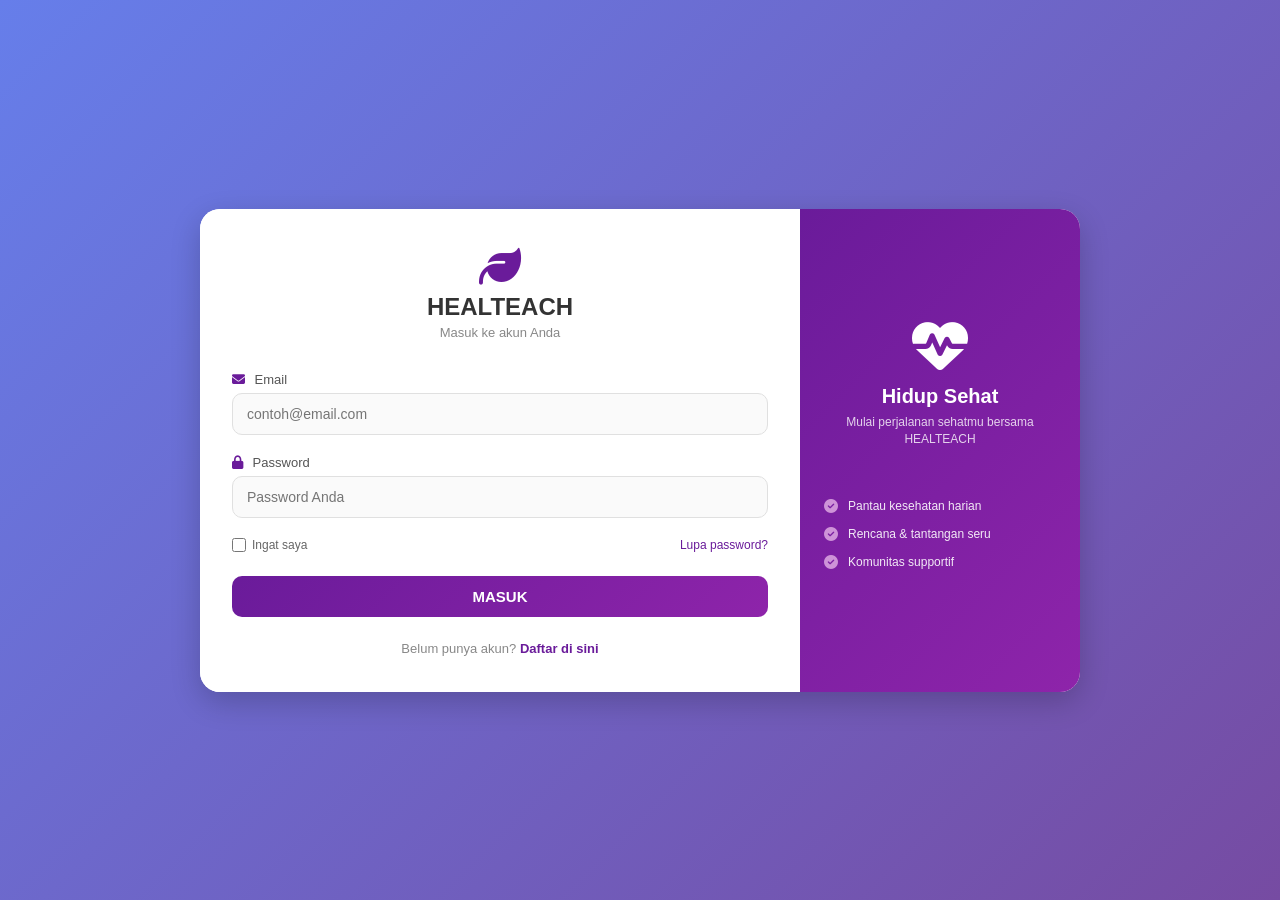
<file: profile/index.html>
<!DOCTYPE html>
<html lang="id">
<head>
    <meta charset="UTF-8">
    <meta name="viewport" content="width=device-width, initial-scale=1.0, viewport-fit=cover">
    <title>HEALTEACH - Profil Saya</title>
    <link rel="stylesheet" href="https://cdnjs.cloudflare.com/ajax/libs/font-awesome/6.7.2/css/all.min.css">
    <link rel="stylesheet" href="../assets/css/style.css">
    <link rel="stylesheet" href="profile.css">
</head>
<body>
    <!-- MOBILE HEADER -->
    <div class="mobile-header">
        <button class="mobile-back-btn" onclick="history.back()">
            <i class="fas fa-arrow-left"></i>
        </button>
        <div class="mobile-header-title">Profil Saya</div>
        <div class="mobile-header-placeholder"></div>
    </div>

    <!-- SIDEBAR (sama seperti index) -->
    <aside class="sidebar">
        <div class="logo">
            <i class="fas fa-leaf"></i>
            <h1>HEALTEACH</h1>
        </div>
        
        <div class="nav-links">
            <a href="../index.html"><i class="fas fa-home"></i><span>Beranda</span></a>
            <a href="#"><i class="fas fa-book"></i><span>Konten</span></a>
            <a href="#"><i class="fas fa-calendar"></i><span>Rencana</span></a>
            <a href="#"><i class="fas fa-check-square"></i><span>Checklist</span></a>
            <a href="#" class="active"><i class="fas fa-user"></i><span>Profil</span></a>
        </div>
        
        <div class="nav-icons">
            <button class="search-btn"><i class="fas fa-search"></i></button>
            <button class="bell-btn"><i class="fas fa-bell"></i></button>
            <div class="avatar-placeholder" id="avatarBtn">
                <i class="fas fa-user-circle"></i>
            </div>
        </div>
    </aside>

    <!-- MAIN CONTENT - HALAMAN PROFIL -->
    <main class="main-content">
        <div class="profile-container">
            <!-- Header Profil -->
            <div class="profile-header">
                <div class="profile-cover"></div>
                <div class="profile-photo-wrapper">
                    <div class="profile-photo" id="profilePhoto">
                        <i class="fas fa-user-circle"></i>
                    </div>
                    <button class="btn-change-photo" id="changePhotoBtn">
                        <i class="fas fa-camera"></i>
                    </button>
                </div>
                <div class="profile-name-header">
                    <h1 id="profileName">User Name</h1>
                    <span class="profile-level" id="profileLevel">
                        <i class="fas fa-medal"></i> Silver Level
                    </span>
                </div>
            </div>

            <!-- Statistik Ringkas -->
            <div class="profile-stats">
                <div class="stat-card">
                    <i class="fas fa-calendar-alt"></i>
                    <div>
                        <span class="stat-value" id="memberSince">-</span>
                        <span class="stat-label">Bergabung</span>
                    </div>
                </div>
                <div class="stat-card">
                    <i class="fas fa-fire"></i>
                    <div>
                        <span class="stat-value" id="totalPoints">0</span>
                        <span class="stat-label">Poin</span>
                    </div>
                </div>
                <div class="stat-card">
                    <i class="fas fa-check-circle"></i>
                    <div>
                        <span class="stat-value" id="totalChecklist">0</span>
                        <span class="stat-label">Checklist</span>
                    </div>
                </div>
            </div>

            <!-- Data Diri -->
            <div class="profile-card">
                <div class="card-header">
                    <i class="fas fa-address-card"></i>
                    <h3>Data Diri</h3>
                    <button class="btn-edit" id="editProfileBtn">
                        <i class="fas fa-pen"></i> Edit Profil
                    </button>
                </div>
                <div class="profile-info-grid">
                    <div class="info-item">
                        <div class="info-icon"><i class="fas fa-envelope"></i></div>
                        <div class="info-content">
                            <span class="info-label">Email</span>
                            <span class="info-value" id="profileEmail">-</span>
                        </div>
                    </div>
                    <div class="info-item">
                        <div class="info-icon"><i class="fas fa-calendar"></i></div>
                        <div class="info-content">
                            <span class="info-label">Usia</span>
                            <span class="info-value" id="profileAge">- tahun</span>
                        </div>
                    </div>
                    <div class="info-item">
                        <div class="info-icon"><i class="fas fa-venus-mars"></i></div>
                        <div class="info-content">
                            <span class="info-label">Jenis Kelamin</span>
                            <span class="info-value" id="profileGender">-</span>
                        </div>
                    </div>
                    <div class="info-item">
                        <div class="info-icon"><i class="fas fa-weight-scale"></i></div>
                        <div class="info-content">
                            <span class="info-label">Berat Badan</span>
                            <span class="info-value" id="profileWeight">- kg</span>
                        </div>
                    </div>
                    <div class="info-item">
                        <div class="info-icon"><i class="fas fa-ruler"></i></div>
                        <div class="info-content">
                            <span class="info-label">Tinggi Badan</span>
                            <span class="info-value" id="profileHeight">- cm</span>
                        </div>
                    </div>
                    <div class="info-item">
                        <div class="info-icon"><i class="fas fa-calculator"></i></div>
                        <div class="info-content">
                            <span class="info-label">BMI</span>
                            <span class="info-value" id="profileBMI">-</span>
                        </div>
                    </div>
                    <div class="info-item">
                        <div class="info-icon"><i class="fas fa-bullseye"></i></div>
                        <div class="info-content">
                            <span class="info-label">Tujuan Kesehatan</span>
                            <span class="info-value" id="profileGoal">-</span>
                        </div>
                    </div>
                    <div class="info-item">
                        <div class="info-icon"><i class="fas fa-trophy"></i></div>
                        <div class="info-content">
                            <span class="info-label">Level / Peringkat</span>
                            <span class="info-value" id="profileRank">-</span>
                        </div>
                    </div>
                </div>
            </div>

            <!-- Menu Lainnya -->
            <div class="profile-card">
                <div class="card-header">
                    <i class="fas fa-cog"></i>
                    <h3>Pengaturan</h3>
                </div>
                <div class="menu-list">
                    <div class="menu-item" id="changePasswordBtn">
                        <i class="fas fa-lock"></i>
                        <span>Ubah Password</span>
                        <i class="fas fa-chevron-right"></i>
                    </div>
                    <div class="menu-item" id="privacyPolicyBtn">
                        <i class="fas fa-shield-alt"></i>
                        <span>Kebijakan Privasi</span>
                        <i class="fas fa-chevron-right"></i>
                    </div>
                    <div class="menu-item" id="logoutBtn">
                        <i class="fas fa-sign-out-alt"></i>
                        <span>Logout</span>
                        <i class="fas fa-chevron-right"></i>
                    </div>
                </div>
            </div>
        </div>
    </main>

    <script src="../assets/js/script.js"></script>
    <script src="profile.js"></script>
</body>
</html>
</file>
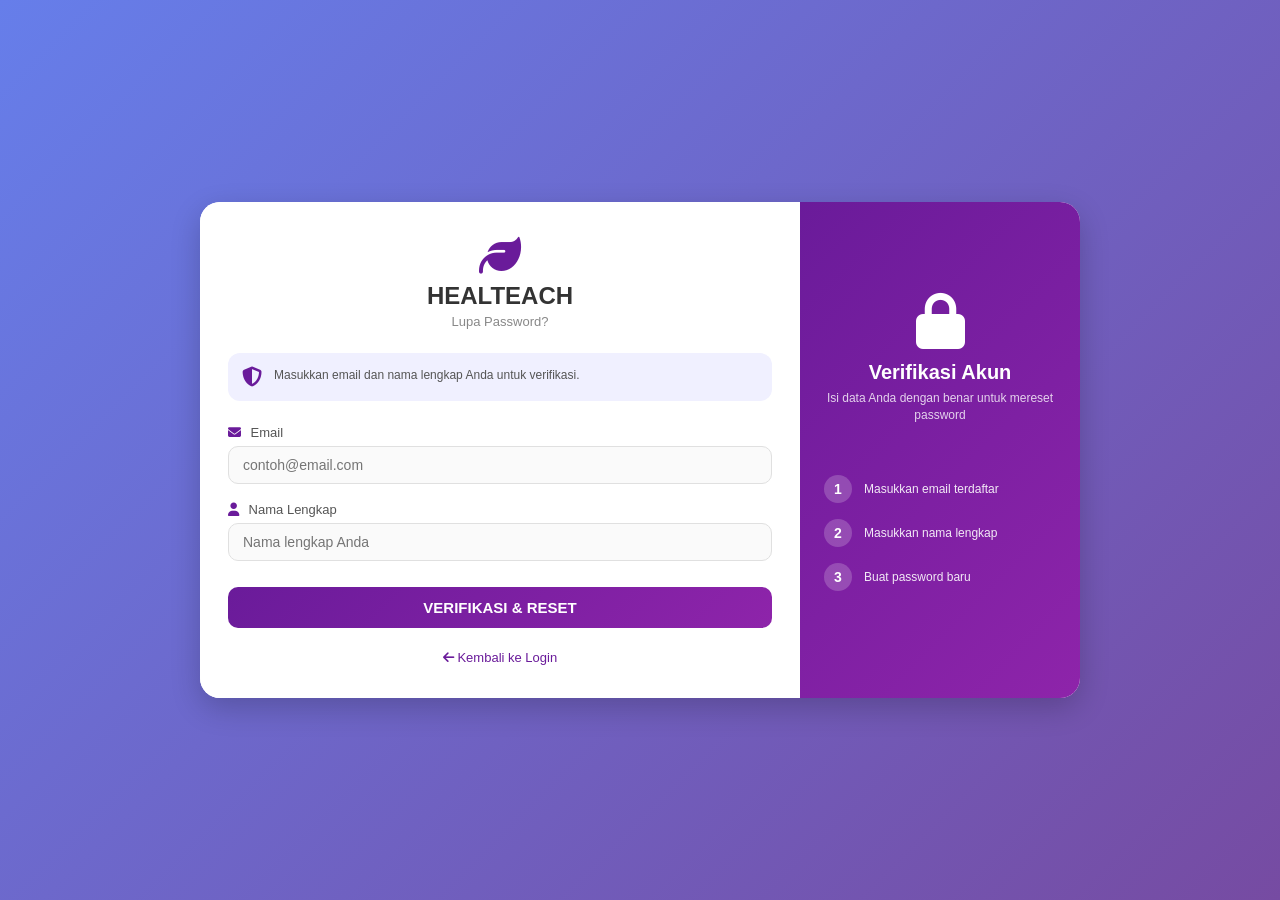
<file: forgot-password.html>
<!DOCTYPE html>
<html lang="id">
<head>
    <meta charset="UTF-8">
    <meta name="viewport" content="width=device-width, initial-scale=1.0">
    <title>Lupa Password - HEALTEACH</title>
    <link rel="stylesheet" href="https://cdnjs.cloudflare.com/ajax/libs/font-awesome/6.7.2/css/all.min.css">
    <link rel="stylesheet" href="assets/css/password.css">
</head>
<body>

    <div class="auth-container">
        <div class="auth-card">
            
            <!-- KIRI: FORM LUPA PASSWORD -->
            <div class="auth-left">
                <div class="auth-logo">
                    <i class="fas fa-leaf"></i>
                    <h1>HEALTEACH</h1>
                    <p>Lupa Password?</p>
                </div>
                
                <div class="info-text">
                    <i class="fas fa-shield-alt"></i>
                    <p>Masukkan email dan nama lengkap Anda untuk verifikasi.</p>
                </div>
                
                <form id="forgot-form">
                    <div class="form-group">
                        <label><i class="fas fa-envelope"></i> Email</label>
                        <input type="email" id="forgot-email" required placeholder="contoh@email.com">
                    </div>
                    
                    <div class="form-group">
                        <label><i class="fas fa-user"></i> Nama Lengkap</label>
                        <input type="text" id="forgot-name" required placeholder="Nama lengkap Anda">
                    </div>
                    
                    <div class="error-message" id="forgot-error"></div>
                    
                    <button type="submit" class="btn btn-primary">VERIFIKASI & RESET</button>
                </form>
                
                <div class="auth-footer">
                    <a href="login.html"><i class="fas fa-arrow-left"></i> Kembali ke Login</a>
                </div>
            </div>

            <!-- KANAN: ILUSTRASI -->
            <div class="auth-right">
                <div class="illustration">
                    <i class="fas fa-lock"></i>
                    <h3>Verifikasi Akun</h3>
                    <p>Isi data Anda dengan benar untuk mereset password</p>
                </div>
                
                <div class="steps">
                    <div class="step-item">
                        <div class="step-number">1</div>
                        <div class="step-text">Masukkan email terdaftar</div>
                    </div>
                    <div class="step-item">
                        <div class="step-number">2</div>
                        <div class="step-text">Masukkan nama lengkap</div>
                    </div>
                    <div class="step-item">
                        <div class="step-number">3</div>
                        <div class="step-text">Buat password baru</div>
                    </div>
                </div>
            </div>
            
        </div>
    </div>

    <script src="assets/js/login-register.js"></script>
</body>
</html>
</file>
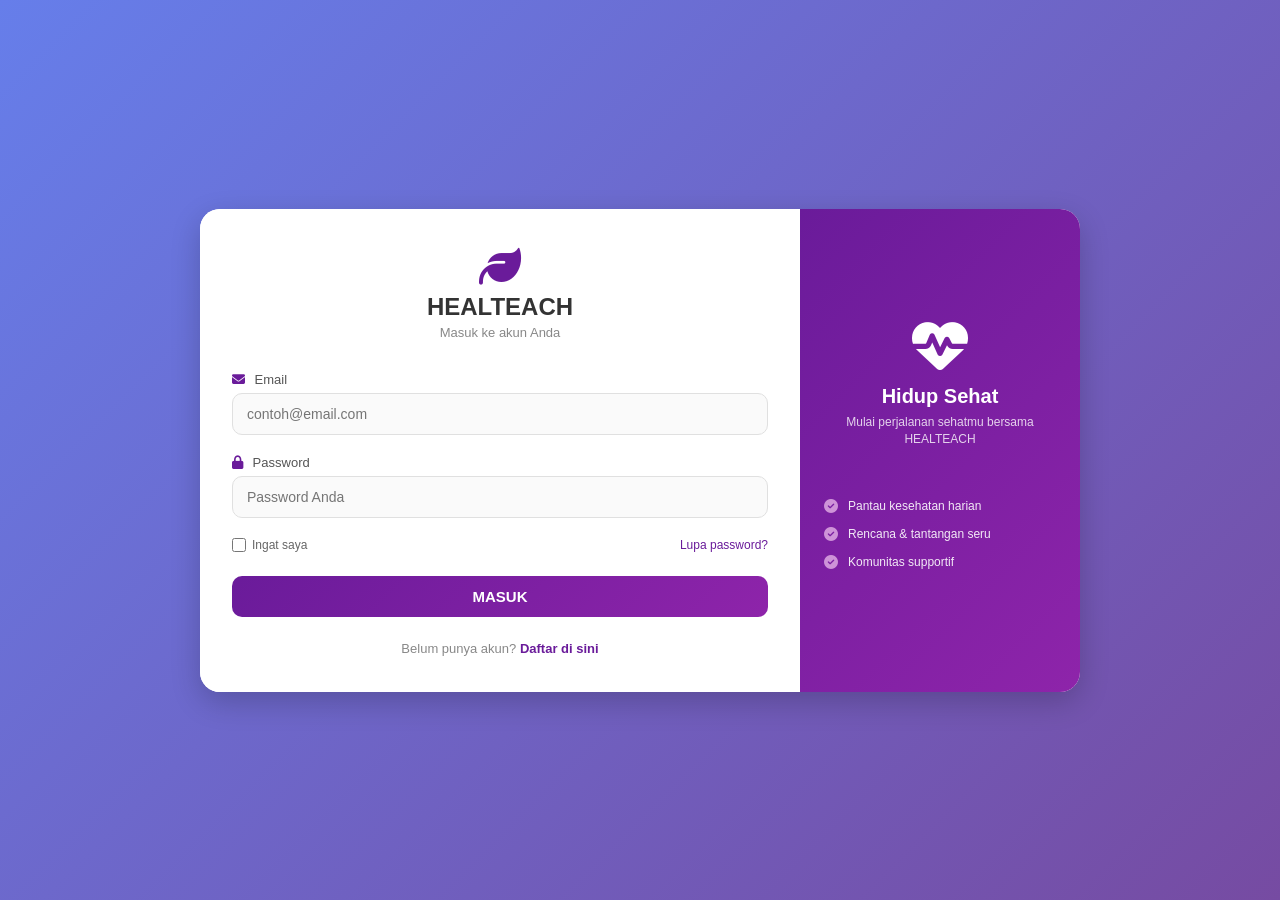
<file: login.html>
<!DOCTYPE html>
<html lang="id">
<head>
    <meta charset="UTF-8">
    <meta name="viewport" content="width=device-width, initial-scale=1.0">
    <title>Masuk - HEALTEACH</title>
    <link rel="stylesheet" href="https://cdnjs.cloudflare.com/ajax/libs/font-awesome/6.7.2/css/all.min.css">
    <link rel="stylesheet" href="assets/css/login.css">
</head>
<body>

    <div class="auth-container">
        <div class="auth-card">
            
            <!-- KIRI: FORM LOGIN -->
            <div class="auth-left">
                <div class="auth-logo">
                    <i class="fas fa-leaf"></i>
                    <h1>HEALTEACH</h1>
                    <p>Masuk ke akun Anda</p>
                </div>
                
                <form id="login-form">
                    <div class="form-group">
                        <label><i class="fas fa-envelope"></i> Email</label>
                        <input type="email" id="login-email" required placeholder="contoh@email.com">
                    </div>
                    
                    <div class="form-group">
                        <label><i class="fas fa-lock"></i> Password</label>
                        <input type="password" id="login-password" required placeholder="Password Anda">
                    </div>
                    
                    <div class="form-options">
                        <label class="remember-me">
                            <input type="checkbox" id="remember-checkbox"> Ingat saya
                        </label>
                        <a href="forgot-password.html" class="forgot-password">Lupa password?</a>
                    </div>
                    
                    <div class="error-message" id="login-error"></div>
                    
                    <button type="submit" class="btn btn-primary">MASUK</button>
                </form>
                
                <div class="auth-footer">
                    Belum punya akun? <a href="register.html">Daftar di sini</a>
                </div>
            </div>

            <!-- KANAN: ILUSTRASI / INFO -->
            <div class="auth-right">
                <div class="illustration">
                    <i class="fas fa-heartbeat"></i>
                    <h3>Hidup Sehat</h3>
                    <p>Mulai perjalanan sehatmu bersama HEALTEACH</p>
                </div>
                
                <div class="info-features">
                    <div class="feature-item">
                        <i class="fas fa-check-circle"></i>
                        <span>Pantau kesehatan harian</span>
                    </div>
                    <div class="feature-item">
                        <i class="fas fa-check-circle"></i>
                        <span>Rencana & tantangan seru</span>
                    </div>
                    <div class="feature-item">
                        <i class="fas fa-check-circle"></i>
                        <span>Komunitas supportif</span>
                    </div>
                </div>
            </div>
            
        </div>
    </div>

    <script src="assets/js/script.js"></script>
    <script src="assets/js/login-register.js"></script>
</body>
</html>
</file>
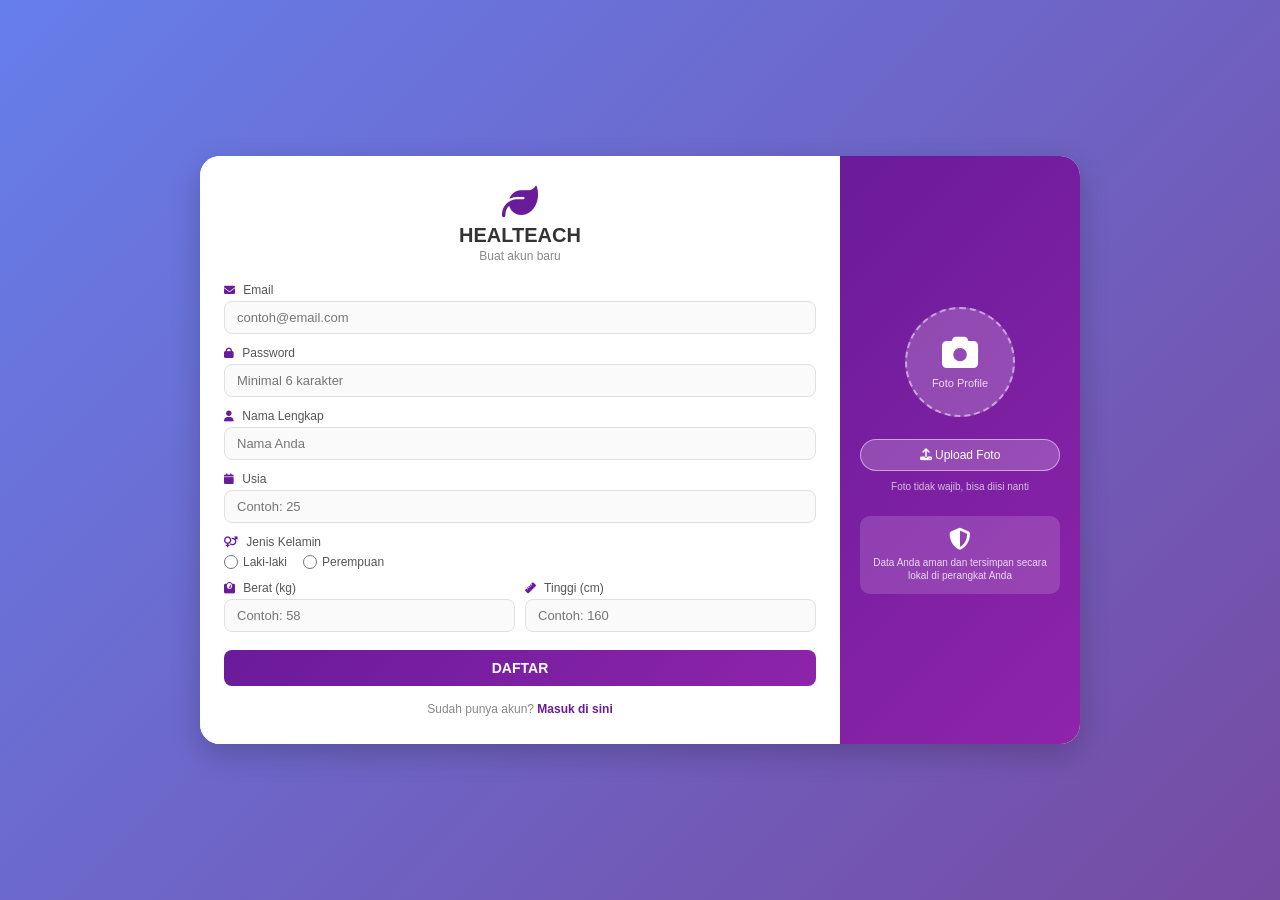
<file: register.html>
<!DOCTYPE html>
<html lang="id">
<head>
    <meta charset="UTF-8">
    <meta name="viewport" content="width=device-width, initial-scale=1.0">
    <title>Daftar - HEALTEACH</title>
    <link rel="stylesheet" href="https://cdnjs.cloudflare.com/ajax/libs/font-awesome/6.7.2/css/all.min.css">
    <link rel="stylesheet" href="assets/css/register.css">
</head>
<body>

    <div class="auth-container">
        <div class="auth-card">
            
            <!-- KIRI: FORM REGISTRASI -->
            <div class="auth-left">
                <div class="auth-logo">
                    <i class="fas fa-leaf"></i>
                    <h1>HEALTEACH</h1>
                    <p>Buat akun baru</p>
                </div>
                
                <form id="register-form">
                    <div class="form-group">
                        <label><i class="fas fa-envelope"></i> Email</label>
                        <input type="email" id="reg-email" required placeholder="contoh@email.com">
                    </div>
                    
                    <div class="form-group">
                        <label><i class="fas fa-lock"></i> Password</label>
                        <input type="password" id="reg-password" required placeholder="Minimal 6 karakter">
                    </div>
                    
                    <div class="form-group">
                        <label><i class="fas fa-user"></i> Nama Lengkap</label>
                        <input type="text" id="reg-name" required placeholder="Nama Anda">
                    </div>
                    
                    <div class="form-group">
                        <label><i class="fas fa-calendar"></i> Usia</label>
                        <input type="number" id="reg-age" required placeholder="Contoh: 25">
                    </div>
                    
                    <div class="form-group">
                        <label><i class="fas fa-venus-mars"></i> Jenis Kelamin</label>
                        <div class="radio-group">
                            <label><input type="radio" name="gender" value="Laki-laki"> Laki-laki</label>
                            <label><input type="radio" name="gender" value="Perempuan"> Perempuan</label>
                        </div>
                    </div>
                    
                    <div class="form-row">
                        <div class="form-group">
                            <label><i class="fas fa-weight-scale"></i> Berat (kg)</label>
                            <input type="number" id="reg-weight" required placeholder="Contoh: 58">
                        </div>
                        <div class="form-group">
                            <label><i class="fas fa-ruler"></i> Tinggi (cm)</label>
                            <input type="number" id="reg-height" required placeholder="Contoh: 160">
                        </div>
                    </div>
                    
                    <div class="error-message" id="register-error"></div>
                    
                    <button type="submit" class="btn btn-primary">DAFTAR</button>
                </form>
                
                <div class="auth-footer">
                    Sudah punya akun? <a href="login.html">Masuk di sini</a>
                </div>
            </div>

            <!-- KANAN: UPLOAD FOTO PROFILE -->
            <div class="auth-right">
                <div class="photo-upload">
                    <div class="photo-preview" id="photo-preview">
                        <i class="fas fa-camera"></i>
                        <p>Foto Profile</p>
                    </div>
                    <input type="file" id="profile-photo" accept="image/*" style="display: none;">
                    <button type="button" id="upload-photo-btn" class="btn-upload">
                        <i class="fas fa-upload"></i> Upload Foto
                    </button>
                    <p class="photo-note">Foto tidak wajib, bisa diisi nanti</p>
                </div>
                
                <div class="info-box">
                    <i class="fas fa-shield-alt"></i>
                    <p>Data Anda aman dan tersimpan secara lokal di perangkat Anda</p>
                </div>
            </div>
            
        </div>
    </div>

    <script src="assets/js/login-register.js"></script>
</body>
</html>
</file>
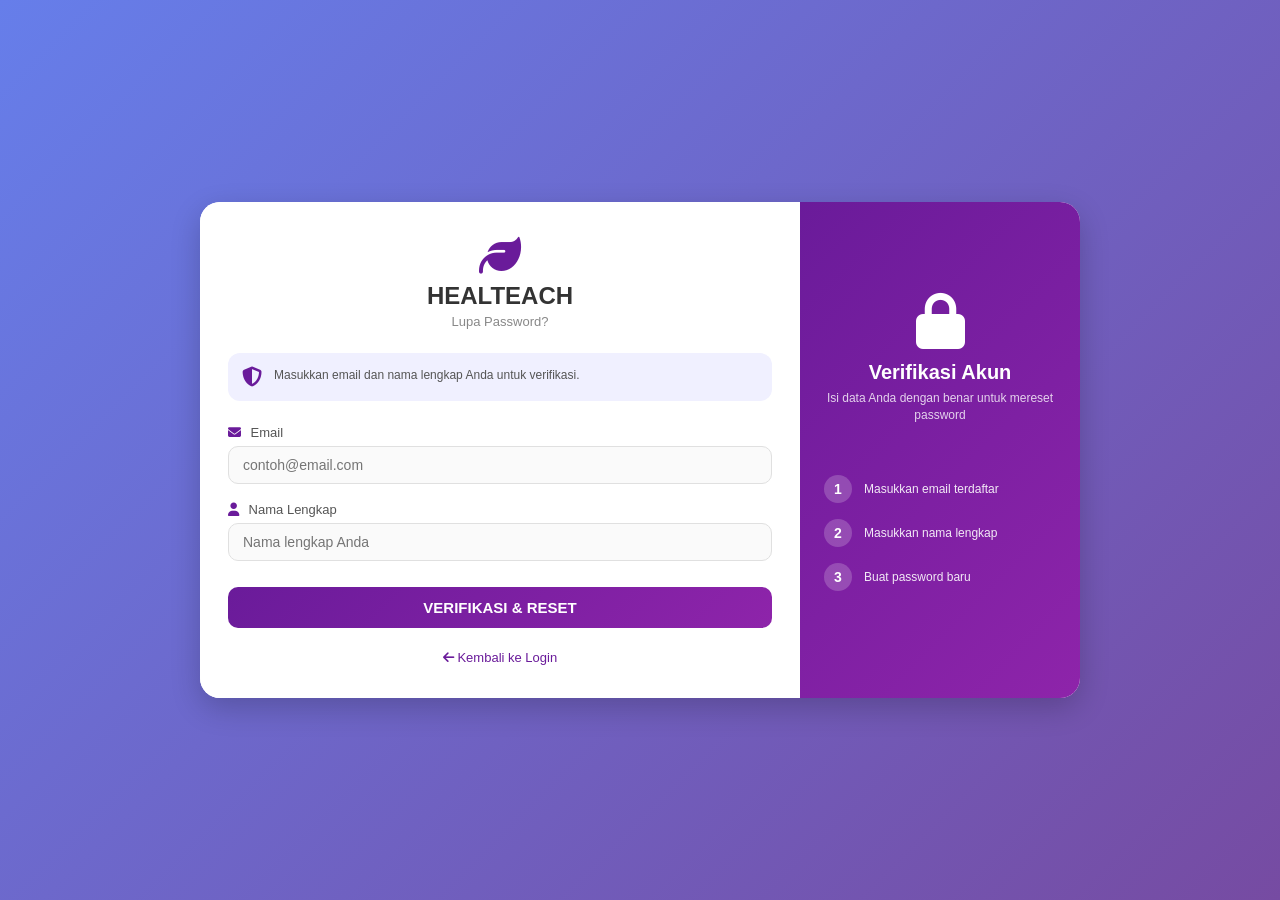
<file: reset-password.html>
<!DOCTYPE html>
<html lang="id">
<head>
    <meta charset="UTF-8">
    <meta name="viewport" content="width=device-width, initial-scale=1.0">
    <title>Reset Password - HEALTEACH</title>
    <link rel="stylesheet" href="https://cdnjs.cloudflare.com/ajax/libs/font-awesome/6.7.2/css/all.min.css">
    <link rel="stylesheet" href="assets/css/password.css">
</head>
<body>

    <div class="auth-container">
        <div class="auth-card">
            
            <!-- KIRI: FORM RESET PASSWORD -->
            <div class="auth-left">
                <div class="auth-logo">
                    <i class="fas fa-leaf"></i>
                    <h1>HEALTEACH</h1>
                    <p>Buat Password Baru</p>
                </div>
                
                <div class="info-text">
                    <i class="fas fa-key"></i>
                    <p>Masukkan password baru Anda di bawah ini.</p>
                </div>
                
                <form id="reset-form">
                    <div class="form-group">
                        <label><i class="fas fa-lock"></i> Password Baru</label>
                        <input type="password" id="new-password" required placeholder="Minimal 6 karakter">
                    </div>
                    
                    <div class="form-group">
                        <label><i class="fas fa-lock"></i> Konfirmasi Password</label>
                        <input type="password" id="confirm-password" required placeholder="Masukkan password yang sama">
                    </div>
                    
                    <div class="error-message" id="reset-error"></div>
                    <div class="success-message" id="reset-success"></div>
                    
                    <button type="submit" class="btn btn-primary">RESET PASSWORD</button>
                </form>
                
                <div class="auth-footer">
                    <a href="login.html"><i class="fas fa-arrow-left"></i> Kembali ke Login</a>
                </div>
            </div>

            <!-- KANAN: ILUSTRASI -->
            <div class="auth-right">
                <div class="illustration">
                    <i class="fas fa-shield-alt"></i>
                    <h3>Password Baru</h3>
                    <p>Buat password yang kuat dan mudah diingat</p>
                </div>
                
                <div class="tips">
                    <div class="tip-item">
                        <i class="fas fa-check-circle"></i>
                        <span>Minimal 6 karakter</span>
                    </div>
                    <div class="tip-item">
                        <i class="fas fa-check-circle"></i>
                        <span>Gunakan kombinasi huruf dan angka</span>
                    </div>
                    <div class="tip-item">
                        <i class="fas fa-check-circle"></i>
                        <span>Jangan gunakan password yang sama dengan akun lain</span>
                    </div>
                </div>
            </div>
            
        </div>
    </div>

    <script src="assets/js/login-register.js"></script>
</body>
</html>
</file>
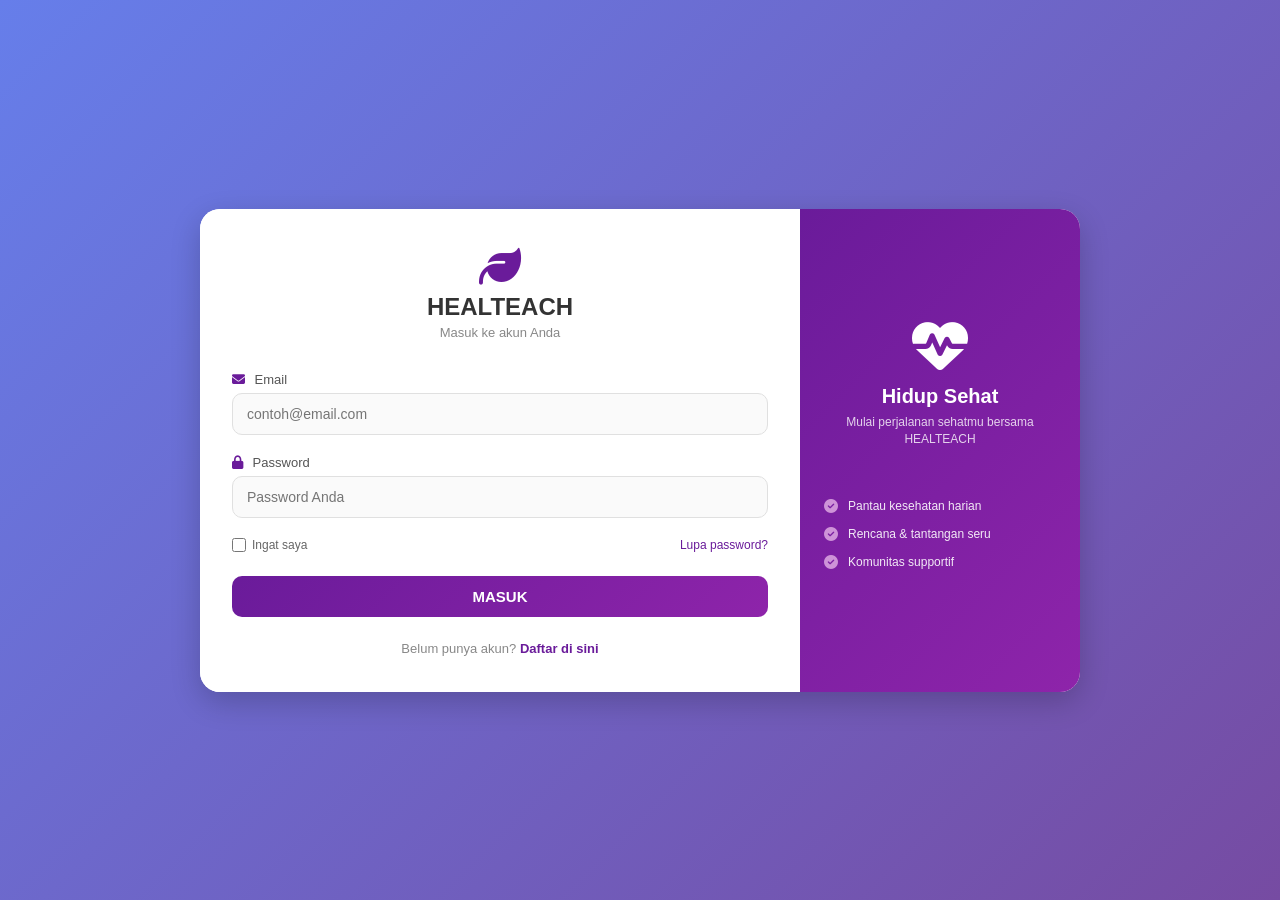
<file: profile/edit-profile.html>
<!DOCTYPE html>
<html lang="id">
<head>
    <meta charset="UTF-8">
    <meta name="viewport" content="width=device-width, initial-scale=1.0, viewport-fit=cover">
    <title>HEALTEACH - Edit Profil</title>
    <link rel="stylesheet" href="https://cdnjs.cloudflare.com/ajax/libs/font-awesome/6.7.2/css/all.min.css">
    <link rel="stylesheet" href="../assets/css/style.css">
    <link rel="stylesheet" href="profile.css">
</head>
<body>
    <!-- MOBILE HEADER -->
    <div class="mobile-header">
        <button class="mobile-back-btn" onclick="history.back()">
            <i class="fas fa-arrow-left"></i>
        </button>
        <div class="mobile-header-title">Edit Profil</div>
        <div class="mobile-header-placeholder"></div>
    </div>

    <!-- SIDEBAR -->
    <aside class="sidebar">
        <div class="logo">
            <i class="fas fa-leaf"></i>
            <h1>HEALTEACH</h1>
        </div>
        
        <div class="nav-links">
            <a href="../index.html"><i class="fas fa-home"></i><span>Beranda</span></a>
            <a href="#"><i class="fas fa-book"></i><span>Konten</span></a>
            <a href="#"><i class="fas fa-calendar"></i><span>Rencana</span></a>
            <a href="#"><i class="fas fa-check-square"></i><span>Checklist</span></a>
            <a href="index.html"><i class="fas fa-user"></i><span>Profil</span></a>
        </div>
        
        <div class="nav-icons">
            <button class="search-btn"><i class="fas fa-search"></i></button>
            <button class="bell-btn"><i class="fas fa-bell"></i></button>
            <div class="avatar-placeholder" id="avatarBtn">
                <i class="fas fa-user-circle"></i>
            </div>
        </div>
    </aside>

    <!-- MAIN CONTENT - EDIT PROFIL -->
    <main class="main-content">
        <div class="profile-container">
            <div class="profile-card">
                <div class="card-header">
                    <i class="fas fa-pen"></i>
                    <h3>Edit Data Diri</h3>
                </div>
                
                <form id="editProfileForm" class="edit-profile-form">
                    <!-- Nama Lengkap -->
                    <div class="form-group">
                        <label for="fullName">
                            <i class="fas fa-user"></i> Nama Lengkap
                        </label>
                        <input type="text" id="fullName" name="fullName" placeholder="Masukkan nama lengkap">
                    </div>

                    <!-- Email (readonly) -->
                    <div class="form-group">
                        <label for="email">
                            <i class="fas fa-envelope"></i> Email
                        </label>
                        <input type="email" id="email" name="email" readonly disabled>
                        <small class="form-note">Email tidak dapat diubah</small>
                    </div>

                    <!-- Usia -->
                    <div class="form-group">
                        <label for="age">
                            <i class="fas fa-calendar"></i> Usia (tahun)
                        </label>
                        <input type="number" id="age" name="age" min="1" max="120" placeholder="Contoh: 25">
                    </div>

                    <!-- Jenis Kelamin -->
                    <div class="form-group">
                        <label for="gender">
                            <i class="fas fa-venus-mars"></i> Jenis Kelamin
                        </label>
                        <select id="gender" name="gender">
                            <option value="">Pilih Jenis Kelamin</option>
                            <option value="Laki-laki">Laki-laki</option>
                            <option value="Perempuan">Perempuan</option>
                        </select>
                    </div>

                    <!-- Berat Badan -->
                    <div class="form-row">
                        <div class="form-group half">
                            <label for="weight">
                                <i class="fas fa-weight-scale"></i> Berat Badan (kg)
                            </label>
                            <input type="number" id="weight" name="weight" step="0.1" min="20" max="300" placeholder="Contoh: 58">
                        </div>

                        <!-- Tinggi Badan -->
                        <div class="form-group half">
                            <label for="height">
                                <i class="fas fa-ruler"></i> Tinggi Badan (cm)
                            </label>
                            <input type="number" id="height" name="height" step="0.1" min="50" max="250" placeholder="Contoh: 160">
                        </div>
                    </div>

                    <!-- Tujuan Kesehatan -->
                    <div class="form-group">
                        <label for="goal">
                            <i class="fas fa-bullseye"></i> Tujuan Kesehatan
                        </label>
                        <select id="goal" name="goal">
                            <option value="">Pilih Tujuan</option>
                            <option value="Menurunkan berat badan">Menurunkan berat badan</option>
                            <option value="Meningkatkan berat badan">Meningkatkan berat badan</option>
                            <option value="Menjaga kebugaran">Menjaga kebugaran</option>
                            <option value="Membangun otot">Membangun otot</option>
                            <option value="Mengurangi stres">Mengurangi stres</option>
                            <option value="Meningkatkan stamina">Meningkatkan stamina</option>
                        </select>
                    </div>

                    <!-- Tombol Aksi -->
                    <div class="form-actions">
                        <button type="button" class="btn-cancel" onclick="history.back()">
                            <i class="fas fa-times"></i> Batal
                        </button>
                        <button type="submit" class="btn-save">
                            <i class="fas fa-save"></i> Simpan Perubahan
                        </button>
                    </div>
                </form>
            </div>
        </div>
    </main>

    <script src="../assets/js/script.js"></script>
    <script src="profile.js"></script>
</body>
</html>
</file>
<file: assets/css/style.css>
* {
    margin: 0;
    padding: 0;
    box-sizing: border-box;
}

body {
    font-family: 'Segoe UI', Tahoma, Geneva, Verdana, sans-serif;
    background-color: #f5f7fa;
    display: flex;
    min-height: 100vh;
    flex-direction: column;
}

.sidebar {
    background: linear-gradient(135deg, #6a1b9a 0%, #8e24aa 100%);
    width: 280px;
    height: 100vh;
    position: fixed;
    top: 0;
    left: 0;
    display: flex;
    flex-direction: column;
    box-shadow: 4px 0 12px rgba(0, 0, 0, 0.1);
    transition: all 0.3s ease;
    z-index: 1000;
    padding: 24px 0 32px 0;
}

.logo {
    display: flex;
    align-items: center;
    gap: 10px;
    padding: 0 24px;
    margin-bottom: 32px;
}

.logo i {
    font-size: 28px;
    color: #ce93d8;
}

.logo h1 {
    font-size: 1.5rem;
    color: white;
    font-weight: 600;
    letter-spacing: 1px;
}

.nav-links {
    display: flex;
    flex-direction: column;
    gap: 8px;
    flex: 1;
    padding: 0 16px;
}

.nav-links a {
    display: flex;
    align-items: center;
    gap: 12px;
    text-decoration: none;
    color: white;
    font-size: 15px;
    font-weight: 500;
    padding: 12px 16px;
    border-radius: 30px;
    transition: all 0.3s ease;
}

.nav-links a i {
    font-size: 18px;
    width: 24px;
    text-align: center;
}

.nav-links a span {
    display: inline-block;
}

.nav-links a:hover {
    background: rgba(255, 255, 255, 0.2);
    transform: translateX(4px);
}

.nav-links a:active {
    transform: scale(0.98);
}

.nav-icons {
    display: flex;
    align-items: center;
    justify-content: center;
    gap: 16px;
    padding: 20px 24px;
    margin-top: auto;
    border-top: 1px solid rgba(255, 255, 255, 0.2);
}

.nav-icons button {
    background: rgba(255, 255, 255, 0.2);
    border: none;
    width: 40px;
    height: 40px;
    border-radius: 50%;
    cursor: pointer;
    transition: all 0.3s ease;
    display: flex;
    align-items: center;
    justify-content: center;
}

.nav-icons button i {
    font-size: 18px;
    color: white;
}

.nav-icons button:hover {
    background: rgba(255, 255, 255, 0.3);
    transform: scale(1.05);
}

.avatar-placeholder {
    width: 40px;
    height: 40px;
    border-radius: 50%;
    background: rgba(255, 255, 255, 0.2);
    display: flex;
    align-items: center;
    justify-content: center;
    cursor: pointer;
    transition: all 0.3s ease;
    border: 2px solid #ce93d8;
}

.avatar-placeholder i {
    font-size: 22px;
    color: white;
}

.avatar-placeholder:hover {
    transform: scale(1.05);
    background: rgba(255, 255, 255, 0.3);
    border-color: #e1bee7;
}

.main-content {
    margin-left: 280px;
    flex: 1;
    min-height: calc(100vh - 200px);
    background: #f5f7fa;
    padding: 30px 40px;
}

.welcome-section {
    max-width: 100%;
}

.greeting-card {
    background: linear-gradient(135deg, #ffffff 0%, #f8f4fc 100%);
    border-radius: 28px;
    padding: 28px 32px;
    display: flex;
    align-items: center;
    gap: 24px;
    box-shadow: 0 4px 15px rgba(106, 27, 154, 0.08);
    border: 1px solid rgba(106, 27, 154, 0.1);
    transition: all 0.3s ease;
}

.greeting-card:hover {
    box-shadow: 0 8px 25px rgba(106, 27, 154, 0.12);
    transform: translateY(-2px);
}

.greeting-icon {
    width: 70px;
    height: 70px;
    background: linear-gradient(135deg, #6a1b9a 0%, #8e24aa 100%);
    border-radius: 50%;
    display: flex;
    align-items: center;
    justify-content: center;
    box-shadow: 0 6px 12px rgba(106, 27, 154, 0.2);
}

.greeting-icon i {
    font-size: 32px;
    color: white;
}

.greeting-text {
    flex: 1;
}

.greeting-text h2 {
    font-size: 20px;
    font-weight: 500;
    color: #6a1b9a;
    margin-bottom: 6px;
}

.greeting-text h1 {
    font-size: 28px;
    font-weight: 700;
    color: #2c3e50;
    margin-bottom: 8px;
}

.greeting-text p {
    font-size: 14px;
    color: #7f8c8d;
    margin: 0;
}

.stats-row {
    display: flex;
    align-items: stretch;
    gap: 20px;
    margin: 20px 0;
}

.stat-box {
    flex: 1;
    background: linear-gradient(135deg, #ffffff 0%, #fef9ff 100%);
    border-radius: 20px;
    padding: 20px 20px;
    display: flex;
    align-items: center;
    gap: 18px;
    box-shadow: 0 2px 10px rgba(106, 27, 154, 0.08);
    border: 1px solid rgba(106, 27, 154, 0.1);
    transition: all 0.3s ease;
}

.stat-box:hover {
    transform: translateY(-3px);
    box-shadow: 0 8px 20px rgba(106, 27, 154, 0.12);
}

.stat-icon {
    width: 60px;
    height: 60px;
    border-radius: 50%;
    display: flex;
    align-items: center;
    justify-content: center;
    flex-shrink: 0;
}

.stat-icon i {
    font-size: 28px;
    color: white;
}

.streak-icon {
    background: linear-gradient(135deg, #6a1b9a 0%, #8e24aa 100%);
}

.achievement-icon {
    background: linear-gradient(135deg, #6a1b9a 0%, #8e24aa 100%);
}

.stat-info {
    display: flex;
    flex-direction: column;
    flex: 1;
}

.stat-label {
    font-size: 12px;
    letter-spacing: 1.5px;
    color: #7f8c8d;
    font-weight: 600;
    text-transform: uppercase;
}

.stat-value {
    font-size: 32px;
    font-weight: 800;
    color: #2c3e50;
    line-height: 1.2;
}

.stat-unit {
    font-size: 11px;
    color: #7f8c8d;
    margin-top: 4px;
}

/* RINGKASAN HARI INI - TANPA PROGRESS BAR */
.daily-summary-card {
    background: white;
    border-radius: 20px;
    padding: 20px;
    margin-bottom: 20px;
    box-shadow: 0 2px 10px rgba(0, 0, 0, 0.05);
    animation: fadeInUp 0.4s ease-out;
}

.daily-summary-card .card-header {
    display: flex;
    align-items: center;
    gap: 10px;
    margin-bottom: 20px;
    padding-bottom: 12px;
    border-bottom: 1px solid #f0f0f0;
}

.daily-summary-card .card-header i {
    font-size: 20px;
    color: #6a1b9a;
}

.daily-summary-card .card-header h3 {
    flex: 1;
    font-size: 16px;
    font-weight: 600;
    color: #2c3e50;
    margin: 0;
}

.summary-date {
    font-size: 12px;
    color: #7f8c8d;
    background: #f5f5f5;
    padding: 4px 10px;
    border-radius: 20px;
}

.summary-list {
    display: flex;
    flex-direction: column;
    gap: 16px;
}

.summary-item {
    display: flex;
    align-items: center;
    justify-content: space-between;
    gap: 14px;
}

.summary-icon {
    width: 40px;
    height: 40px;
    background: #fef9ff;
    border-radius: 50%;
    display: flex;
    align-items: center;
    justify-content: center;
    flex-shrink: 0;
}

.summary-icon i {
    font-size: 18px;
    color: #6a1b9a;
}

.summary-content {
    flex: 1;
    display: flex;
    justify-content: space-between;
    align-items: center;
}

.summary-label {
    font-size: 14px;
    color: #2c3e50;
    font-weight: 500;
}

.summary-value-text {
    color: #6a1b9a;
    font-weight: 600;
}

.challenges-card {
    background: white;
    border-radius: 20px;
    padding: 20px;
    margin-bottom: 20px;
    box-shadow: 0 2px 10px rgba(0, 0, 0, 0.05);
    animation: fadeInUp 0.4s ease-out;
}

.challenges-card .card-header {
    display: flex;
    align-items: center;
    gap: 10px;
    margin-bottom: 20px;
    padding-bottom: 12px;
    border-bottom: 1px solid #f0f0f0;
}

.challenges-card .card-header i {
    font-size: 20px;
    color: #6a1b9a;
}

.challenges-card .card-header h3 {
    flex: 1;
    font-size: 16px;
    font-weight: 600;
    color: #2c3e50;
    margin: 0;
}

.challenge-badge {
    font-size: 11px;
    background: #fef9ff;
    color: #6a1b9a;
    padding: 4px 10px;
    border-radius: 20px;
    font-weight: 500;
}

.challenges-list {
    display: flex;
    flex-direction: column;
    gap: 20px;
}

.challenge-item {
    display: flex;
    gap: 16px;
    padding: 16px;
    background: #fef9ff;
    border-radius: 16px;
    border: 1px solid rgba(106, 27, 154, 0.08);
    transition: all 0.3s ease;
}

.challenge-item:hover {
    transform: translateY(-2px);
    box-shadow: 0 4px 12px rgba(106, 27, 154, 0.1);
}

.challenge-icon {
    width: 55px;
    height: 55px;
    background: linear-gradient(135deg, #6a1b9a 0%, #8e24aa 100%);
    border-radius: 50%;
    display: flex;
    align-items: center;
    justify-content: center;
    flex-shrink: 0;
}

.challenge-icon i {
    font-size: 26px;
    color: white;
}

.challenge-content {
    flex: 1;
}

.challenge-title {
    display: flex;
    justify-content: space-between;
    align-items: baseline;
    margin-bottom: 8px;
    flex-wrap: wrap;
    gap: 8px;
}

.challenge-name {
    font-size: 14px;
    font-weight: 700;
    color: #2c3e50;
}

.challenge-progress-text {
    font-size: 11px;
    color: #6a1b9a;
    font-weight: 500;
}

.challenge-content .progress-bar {
    margin: 10px 0 12px 0;
}

.challenge-content .progress-fill {
    background: linear-gradient(90deg, #6a1b9a, #8e24aa);
}

.challenge-btn {
    background: none;
    border: none;
    color: #6a1b9a;
    font-size: 12px;
    font-weight: 500;
    cursor: pointer;
    display: inline-flex;
    align-items: center;
    gap: 6px;
    padding: 0;
    transition: all 0.3s ease;
}

.challenge-btn i {
    font-size: 10px;
    transition: transform 0.3s ease;
}

.challenge-btn:hover {
    color: #8e24aa;
}

.challenge-btn:hover i {
    transform: translateX(3px);
}

.daily-content-card {
    background: white;
    border-radius: 20px;
    padding: 20px;
    margin-bottom: 20px;
    box-shadow: 0 2px 10px rgba(0, 0, 0, 0.05);
    animation: fadeInUp 0.4s ease-out;
}

.daily-content-card .card-header {
    display: flex;
    align-items: center;
    gap: 10px;
    margin-bottom: 20px;
    padding-bottom: 12px;
    border-bottom: 1px solid #f0f0f0;
}

.daily-content-card .card-header i {
    font-size: 20px;
    color: #6a1b9a;
}

.daily-content-card .card-header h3 {
    flex: 1;
    font-size: 16px;
    font-weight: 600;
    color: #2c3e50;
    margin: 0;
}

.daily-badge {
    font-size: 11px;
    background: #fef9ff;
    color: #6a1b9a;
    padding: 4px 10px;
    border-radius: 20px;
    font-weight: 500;
}

.daily-content-grid {
    display: flex;
    flex-direction: column;
    gap: 12px;
}

.daily-item {
    display: flex;
    align-items: center;
    gap: 15px;
    padding: 15px;
    background: #fef9ff;
    border-radius: 16px;
    cursor: pointer;
    transition: all 0.3s ease;
    border: 1px solid rgba(106, 27, 154, 0.08);
}

.daily-item:hover {
    transform: translateX(5px);
    background: #f8f0ff;
    border-color: rgba(106, 27, 154, 0.2);
}

.daily-item-icon {
    width: 55px;
    height: 55px;
    background: linear-gradient(135deg, #6a1b9a 0%, #8e24aa 100%);
    border-radius: 50%;
    display: flex;
    align-items: center;
    justify-content: center;
    flex-shrink: 0;
}

.daily-item-icon i {
    font-size: 24px;
    color: white;
}

.daily-item-content {
    flex: 1;
}

.daily-item-content h4 {
    font-size: 14px;
    font-weight: 700;
    color: #2c3e50;
    margin-bottom: 4px;
}

.daily-item-content p {
    font-size: 13px;
    color: #7f8c8d;
    margin-bottom: 6px;
}

.daily-item-meta {
    font-size: 11px;
    color: #6a1b9a;
    display: flex;
    align-items: center;
    gap: 5px;
}

.daily-item-meta i {
    font-size: 11px;
}

.daily-item-arrow {
    color: #bbb;
    font-size: 14px;
    transition: transform 0.3s ease;
}

.daily-item:hover .daily-item-arrow {
    transform: translateX(3px);
    color: #6a1b9a;
}

.weekly-stats-card {
    background: white;
    border-radius: 20px;
    padding: 20px;
    margin-top: 20px;
    box-shadow: 0 2px 10px rgba(0, 0, 0, 0.05);
    animation: fadeInUp 0.4s ease-out;
}

.weekly-stats-card .card-header {
    display: flex;
    align-items: center;
    gap: 10px;
    margin-bottom: 20px;
    padding-bottom: 12px;
    border-bottom: 1px solid #f0f0f0;
}

.weekly-stats-card .card-header i {
    font-size: 20px;
    color: #6a1b9a;
}

.weekly-stats-card .card-header h3 {
    flex: 1;
    font-size: 16px;
    font-weight: 600;
    color: #2c3e50;
    margin: 0;
}

.week-range {
    font-size: 12px;
    color: #7f8c8d;
    background: #f5f5f5;
    padding: 4px 10px;
    border-radius: 20px;
}

.stats-grid {
    display: grid;
    grid-template-columns: repeat(4, 1fr);
    gap: 16px;
}

.stat-item {
    display: flex;
    align-items: center;
    gap: 14px;
    padding: 12px;
    background: #fef9ff;
    border-radius: 16px;
    transition: transform 0.2s;
    border: 1px solid rgba(106, 27, 154, 0.08);
}

.stat-item:hover {
    transform: translateY(-2px);
    box-shadow: 0 4px 12px rgba(106, 27, 154, 0.1);
}

.stat-item-icon {
    width: 48px;
    height: 48px;
    background: linear-gradient(135deg, #6a1b9a 0%, #8e24aa 100%);
    border-radius: 50%;
    display: flex;
    align-items: center;
    justify-content: center;
    flex-shrink: 0;
}

.stat-item-icon i {
    font-size: 22px;
    color: white;
}

.stat-item-content {
    flex: 1;
}

.stat-item-label {
    font-size: 11px;
    letter-spacing: 1px;
    color: #7f8c8d;
    font-weight: 600;
    text-transform: uppercase;
    display: block;
}

.stat-item-value {
    font-size: 20px;
    font-weight: 800;
    color: #2c3e50;
    line-height: 1.3;
    display: block;
}

.stat-item-trend {
    font-size: 10px;
    display: inline-flex;
    align-items: center;
    gap: 3px;
    margin-top: 4px;
}

.stat-item-trend.positive {
    color: #4caf50;
}

.stat-item-trend.negative {
    color: #f44336;
}

.stat-item-trend.neutral {
    color: #7f8c8d;
}

.weight-chart-card {
    background: white;
    border-radius: 20px;
    padding: 20px;
    margin-top: 20px;
    box-shadow: 0 2px 10px rgba(0, 0, 0, 0.05);
    animation: fadeInUp 0.4s ease-out;
}

.weight-chart-card .card-header {
    display: flex;
    align-items: center;
    gap: 10px;
    margin-bottom: 20px;
    padding-bottom: 12px;
    border-bottom: 1px solid #f0f0f0;
    flex-wrap: wrap;
}

.weight-chart-card .card-header i {
    font-size: 20px;
    color: #6a1b9a;
}

.weight-chart-card .card-header h3 {
    flex: 1;
    font-size: 16px;
    font-weight: 600;
    color: #2c3e50;
    margin: 0;
}

.weight-target-info {
    display: flex;
    align-items: center;
    gap: 8px;
    background: #fef9ff;
    padding: 6px 12px;
    border-radius: 20px;
}

.target-label {
    font-size: 11px;
    color: #7f8c8d;
    font-weight: 500;
}

.target-value {
    font-size: 14px;
    font-weight: 700;
    color: #6a1b9a;
}

.target-progress {
    font-size: 12px;
    font-weight: 600;
    color: #4caf50;
}

.chart-container {
    margin: 15px 0 10px 0;
    position: relative;
}

#weightChart {
    max-height: 200px;
    width: 100%;
}

.chart-months {
    display: flex;
    justify-content: space-around;
    padding: 8px 40px 0 40px;
    margin-top: 5px;
}

.chart-months span {
    font-size: 12px;
    color: #7f8c8d;
    text-align: center;
    flex: 1;
}

.weight-summary {
    display: flex;
    justify-content: space-around;
    gap: 15px;
    margin-top: 20px;
    padding-top: 15px;
    border-top: 1px solid #f0f0f0;
}

.summary-item {
    text-align: center;
    flex: 1;
}

.summary-label {
    font-size: 11px;
    color: #7f8c8d;
    display: block;
    margin-bottom: 4px;
}

.summary-value {
    font-size: 16px;
    font-weight: 700;
    color: #2c3e50;
}

.recommendation-card {
    background: white;
    border-radius: 20px;
    padding: 20px;
    margin-top: 20px;
    box-shadow: 0 2px 10px rgba(0, 0, 0, 0.05);
    animation: fadeInUp 0.4s ease-out;
}

.recommendation-card .card-header {
    display: flex;
    align-items: center;
    gap: 10px;
    margin-bottom: 16px;
    padding-bottom: 12px;
    border-bottom: 1px solid #f0f0f0;
}

.recommendation-card .card-header i {
    font-size: 20px;
    color: #6a1b9a;
}

.recommendation-card .card-header h3 {
    flex: 1;
    font-size: 16px;
    font-weight: 600;
    color: #2c3e50;
    margin: 0;
}

.recommendation-basis {
    font-size: 13px;
    color: #7f8c8d;
    margin-bottom: 12px;
    font-style: italic;
}

.recommendation-list {
    list-style: none;
    padding: 0;
    margin: 0;
}

.recommendation-list li {
    margin-bottom: 10px;
    padding: 6px 0;
}

.recommendation-list li a {
    color: #6a1b9a;
    text-decoration: none;
    font-size: 14px;
    font-weight: 500;
    transition: all 0.3s ease;
    display: inline-block;
}

.recommendation-list li a:hover {
    color: #8e24aa;
    transform: translateX(5px);
    text-decoration: underline;
}

/* FOOTER - LAYOUT VERTIKAL (SEPERTI GAMBAR) */
.footer {
    background: linear-gradient(135deg, #6a1b9a 0%, #8e24aa 100%);
    color: white;
    margin-left: 280px;
    padding: 30px 40px 20px 40px;
    margin-top: 40px;
}

.footer-content {
    max-width: 1200px;
    margin: 0 auto;
    text-align: center;
}

.footer-logo {
    display: flex;
    align-items: center;
    justify-content: center;
    gap: 10px;
    margin-bottom: 20px;
}

.footer-logo i {
    font-size: 24px;
    color: #ce93d8;
}

.footer-logo span {
    font-size: 1.3rem;
    font-weight: 600;
    letter-spacing: 1px;
}

.footer-links {
    display: flex;
    justify-content: center;
    flex-wrap: wrap;
    gap: 25px;
    margin-bottom: 20px;
}

.footer-links a {
    color: #e0e0e0;
    text-decoration: none;
    font-size: 13px;
    transition: color 0.3s ease;
}

.footer-links a:hover {
    color: white;
}

.footer-copyright {
    text-align: center;
    font-size: 11px;
    color: #ce93d8;
    padding-top: 15px;
    border-top: 1px solid rgba(255, 255, 255, 0.1);
}

@keyframes fadeInUp {
    from {
        opacity: 0;
        transform: translateY(20px);
    }
    to {
        opacity: 1;
        transform: translateY(0);
    }
}

@keyframes slideInRight {
    from {
        transform: translateX(100%);
        opacity: 0;
    }
    to {
        transform: translateX(0);
        opacity: 1;
    }
}

.greeting-card,
.stat-box,
.daily-summary-card,
.challenges-card,
.daily-content-card,
.weekly-stats-card,
.weight-chart-card,
.recommendation-card {
    animation: fadeInUp 0.4s ease-out;
}

.mobile-header {
    display: none;
}

@media (max-width: 768px) {
    body {
        flex-direction: column;
    }
    
    .mobile-header {
        display: flex;
        align-items: center;
        justify-content: flex-end;
        gap: 12px;
        padding: 12px 16px;
        background: white;
        position: fixed;
        top: 0;
        left: 0;
        right: 0;
        z-index: 999;
        box-shadow: 0 2px 8px rgba(0, 0, 0, 0.05);
        border-bottom: 1px solid #e8eef5;
    }
    
    .mobile-header button {
        background: #f0f0f0;
        border: none;
        width: 38px;
        height: 38px;
        border-radius: 50%;
        cursor: pointer;
        transition: all 0.3s ease;
        display: flex;
        align-items: center;
        justify-content: center;
    }
    
    .mobile-header button i {
        font-size: 16px;
        color: #6a1b9a;
    }
    
    .mobile-header button:hover {
        background: #e0e0e0;
        transform: scale(1.05);
    }
    
    .mobile-header .avatar-placeholder {
        width: 38px;
        height: 38px;
        background: #f0f0f0;
        border: 1px solid #ce93d8;
    }
    
    .mobile-header .avatar-placeholder i {
        font-size: 20px;
        color: #6a1b9a;
    }
    
    .sidebar {
        width: 100%;
        height: auto;
        position: fixed;
        bottom: 0;
        top: auto;
        left: 0;
        right: 0;
        flex-direction: row;
        justify-content: space-between;
        align-items: center;
        padding: 8px 16px;
        background: linear-gradient(135deg, #6a1b9a 0%, #8e24aa 100%);
        z-index: 1000;
        box-shadow: 0 -2px 10px rgba(0, 0, 0, 0.1);
    }
    
    .logo {
        display: none;
    }
    
    .nav-links {
        display: flex;
        flex-direction: row;
        justify-content: space-evenly;
        align-items: center;
        gap: 8px;
        flex: 1;
        padding: 0;
        margin: 0;
    }
    
    .nav-links a {
        display: flex;
        flex-direction: column;
        align-items: center;
        justify-content: center;
        gap: 4px;
        padding: 6px 12px;
        border-radius: 30px;
        font-size: 10px;
        font-weight: 500;
        min-width: 60px;
    }
    
    .nav-links a i {
        font-size: 18px;
        width: auto;
        margin: 0;
    }
    
    .nav-links a span {
        display: inline-block;
        font-size: 10px;
    }
    
    .nav-links a:hover {
        transform: translateY(-2px);
        background: rgba(255, 255, 255, 0.15);
    }
    
    .nav-icons {
        display: none;
    }
    
    .main-content {
        margin-left: 0;
        padding: 70px 16px 70px 16px;
        min-height: calc(100vh - 150px);
    }
    
    .greeting-card {
        padding: 20px 24px;
        gap: 16px;
    }
    
    .greeting-icon {
        width: 55px;
        height: 55px;
    }
    
    .greeting-icon i {
        font-size: 26px;
    }
    
    .greeting-text h2 {
        font-size: 16px;
    }
    
    .greeting-text h1 {
        font-size: 22px;
    }
    
    .greeting-text p {
        font-size: 12px;
    }
    
    .stats-row {
        gap: 12px;
        margin: 16px 0;
    }
    
    .stat-box {
        padding: 14px 16px;
        gap: 12px;
    }
    
    .stat-icon {
        width: 48px;
        height: 48px;
    }
    
    .stat-icon i {
        font-size: 22px;
    }
    
    .stat-value {
        font-size: 24px;
    }
    
    .stat-label {
        font-size: 10px;
    }
    
    .stat-unit {
        font-size: 9px;
    }
    
    .summary-item {
        gap: 10px;
    }
    
    .summary-icon {
        width: 36px;
        height: 36px;
    }
    
    .summary-icon i {
        font-size: 16px;
    }
    
    .summary-label {
        font-size: 12px;
    }
    
    .challenge-item {
        padding: 14px;
        gap: 12px;
    }
    
    .challenge-icon {
        width: 48px;
        height: 48px;
    }
    
    .challenge-icon i {
        font-size: 22px;
    }
    
    .challenge-name {
        font-size: 13px;
    }
    
    .daily-item {
        padding: 12px;
        gap: 12px;
    }
    
    .daily-item-icon {
        width: 48px;
        height: 48px;
    }
    
    .daily-item-icon i {
        font-size: 22px;
    }
    
    .daily-item-content h4 {
        font-size: 13px;
    }
    
    .daily-item-content p {
        font-size: 12px;
    }
    
    .stats-grid {
        grid-template-columns: repeat(2, 1fr);
        gap: 12px;
    }
    
    .stat-item {
        padding: 10px 12px;
    }
    
    .stat-item-icon {
        width: 42px;
        height: 42px;
    }
    
    .stat-item-icon i {
        font-size: 18px;
    }
    
    .stat-item-value {
        font-size: 16px;
    }
    
    .weight-target-info {
        width: 100%;
        justify-content: center;
        margin-top: 8px;
    }
    
    .chart-months {
        padding: 8px 20px 0 20px;
    }
    
    .weight-summary {
        flex-direction: column;
        gap: 10px;
    }
    
    .weight-summary .summary-item {
        display: flex;
        justify-content: space-between;
        align-items: center;
        padding: 8px 12px;
        background: #fef9ff;
        border-radius: 12px;
    }
    
    .weight-summary .summary-label {
        margin-bottom: 0;
    }
    
    .recommendation-list li a {
        font-size: 13px;
    }
    
    .footer {
        margin-left: 0;
        padding: 25px 20px 15px 20px;
    }
    
    .footer-links {
        gap: 15px;
    }
    
    .footer-links a {
        font-size: 11px;
    }
}

@media (max-width: 480px) {
    .mobile-header {
        padding: 10px 12px;
        gap: 10px;
    }
    
    .mobile-header button {
        width: 34px;
        height: 34px;
    }
    
    .mobile-header button i {
        font-size: 14px;
    }
    
    .mobile-header .avatar-placeholder {
        width: 34px;
        height: 34px;
    }
    
    .mobile-header .avatar-placeholder i {
        font-size: 18px;
    }
    
    .sidebar {
        padding: 6px 12px;
    }
    
    .nav-links {
        gap: 4px;
    }
    
    .nav-links a {
        padding: 5px 8px;
        min-width: 50px;
    }
    
    .nav-links a i {
        font-size: 16px;
    }
    
    .nav-links a span {
        font-size: 9px;
    }
    
    .main-content {
        padding: 65px 12px 65px 12px;
    }
    
    .greeting-card {
        padding: 16px 18px;
        gap: 12px;
    }
    
    .greeting-icon {
        width: 45px;
        height: 45px;
    }
    
    .greeting-icon i {
        font-size: 22px;
    }
    
    .greeting-text h2 {
        font-size: 14px;
    }
    
    .greeting-text h1 {
        font-size: 18px;
    }
    
    .greeting-text p {
        font-size: 11px;
    }
    
    .stats-row {
        flex-direction: column;
        gap: 10px;
    }
    
    .stat-box {
        padding: 12px 16px;
    }
    
    .stat-icon {
        width: 45px;
        height: 45px;
    }
    
    .stat-value {
        font-size: 22px;
    }
    
    .summary-list {
        gap: 12px;
    }
    
    .summary-icon {
        width: 32px;
        height: 32px;
    }
    
    .summary-icon i {
        font-size: 14px;
    }
    
    .summary-label {
        font-size: 11px;
    }
    
    .challenge-item {
        flex-direction: column;
        align-items: flex-start;
    }
    
    .challenge-title {
        flex-direction: column;
        gap: 4px;
    }
    
    .challenge-icon {
        width: 45px;
        height: 45px;
    }
    
    .challenge-icon i {
        font-size: 20px;
    }
    
    .daily-item {
        padding: 10px;
    }
    
    .daily-item-icon {
        width: 42px;
        height: 42px;
    }
    
    .daily-item-icon i {
        font-size: 20px;
    }
    
    .daily-item-content h4 {
        font-size: 12px;
    }
    
    .daily-item-content p {
        font-size: 11px;
    }
    
    .daily-item-meta {
        font-size: 10px;
    }
    
    .stats-grid {
        grid-template-columns: 1fr;
        gap: 10px;
    }
    
    .stat-item {
        padding: 10px 12px;
    }
    
    .stat-item-icon {
        width: 40px;
        height: 40px;
    }
    
    .stat-item-icon i {
        font-size: 18px;
    }
    
    .stat-item-value {
        font-size: 18px;
    }
    
    .recommendation-basis {
        font-size: 12px;
    }
    
    .recommendation-list li a {
        font-size: 12px;
    }
    
    .footer {
        padding: 20px 16px 12px 16px;
    }
    
    .footer-links {
        flex-wrap: wrap;
        justify-content: center;
        gap: 12px;
    }
    
    .footer-logo span {
        font-size: 1.1rem;
    }
}

@media (min-width: 769px) and (max-width: 1024px) {
    .sidebar {
        width: 250px;
    }
    
    .main-content {
        margin-left: 250px;
        padding: 25px 30px;
    }
    
    .greeting-card {
        padding: 24px 28px;
        gap: 20px;
    }
    
    .greeting-icon {
        width: 60px;
        height: 60px;
    }
    
    .greeting-icon i {
        font-size: 28px;
    }
    
    .greeting-text h2 {
        font-size: 18px;
    }
    
    .greeting-text h1 {
        font-size: 24px;
    }
    
    .stats-grid {
        grid-template-columns: repeat(2, 1fr);
        gap: 14px;
    }
}
</file>
<file: profile/profile.css>
/* ========== PROFILE PAGE STYLES ========== */

.profile-container {
    max-width: 900px;
    margin: 0 auto;
}

/* ========== HEADER PROFIL ========== */

.profile-header {
    position: relative;
    margin-bottom: 20px;
}

.profile-cover {
    background: linear-gradient(135deg, #6a1b9a 0%, #8e24aa 100%);
    height: 120px;
    border-radius: 24px 24px 0 0;
}

.profile-photo-wrapper {
    position: relative;
    display: inline-block;
    margin-left: 30px;
    margin-top: -50px;
}

.profile-photo {
    width: 100px;
    height: 100px;
    background: white;
    border-radius: 50%;
    display: flex;
    align-items: center;
    justify-content: center;
    border: 4px solid white;
    box-shadow: 0 4px 12px rgba(0,0,0,0.1);
}

.profile-photo i {
    font-size: 60px;
    color: #6a1b9a;
}

.btn-change-photo {
    position: absolute;
    bottom: 5px;
    right: 5px;
    width: 32px;
    height: 32px;
    background: #6a1b9a;
    border: 2px solid white;
    border-radius: 50%;
    color: white;
    cursor: pointer;
    display: flex;
    align-items: center;
    justify-content: center;
    transition: all 0.3s ease;
}

.btn-change-photo:hover {
    background: #8e24aa;
    transform: scale(1.05);
}

.profile-name-header {
    padding: 15px 30px 10px 30px;
}

.profile-name-header h1 {
    font-size: 24px;
    color: #2c3e50;
    margin-bottom: 5px;
}

.profile-level {
    display: inline-flex;
    align-items: center;
    gap: 6px;
    background: #f0e6f5;
    padding: 4px 12px;
    border-radius: 20px;
    font-size: 12px;
    color: #6a1b9a;
}

/* ========== STATISTIK CARDS ========== */

.profile-stats {
    display: grid;
    grid-template-columns: repeat(3, 1fr);
    gap: 15px;
    margin-bottom: 25px;
    padding: 0 5px;
}

.stat-card {
    background: white;
    border-radius: 16px;
    padding: 15px;
    display: flex;
    align-items: center;
    gap: 12px;
    box-shadow: 0 2px 8px rgba(0,0,0,0.05);
    transition: transform 0.2s;
}

.stat-card:hover {
    transform: translateY(-2px);
}

.stat-card i {
    font-size: 28px;
    color: #6a1b9a;
}

.stat-card div {
    display: flex;
    flex-direction: column;
}

.stat-value {
    font-size: 20px;
    font-weight: 700;
    color: #2c3e50;
}

.stat-label {
    font-size: 11px;
    color: #7f8c8d;
}

/* ========== PROFILE CARD ========== */

.profile-card {
    background: white;
    border-radius: 20px;
    padding: 20px;
    margin-bottom: 20px;
    box-shadow: 0 2px 10px rgba(0,0,0,0.05);
}

.card-header {
    display: flex;
    align-items: center;
    gap: 10px;
    margin-bottom: 20px;
    padding-bottom: 12px;
    border-bottom: 1px solid #f0f0f0;
}

.card-header i {
    font-size: 20px;
    color: #6a1b9a;
}

.card-header h3 {
    flex: 1;
    font-size: 18px;
    color: #2c3e50;
}

.btn-edit {
    background: #6a1b9a;
    color: white;
    border: none;
    padding: 8px 16px;
    border-radius: 25px;
    font-size: 13px;
    cursor: pointer;
    display: flex;
    align-items: center;
    gap: 8px;
    transition: all 0.3s ease;
}

.btn-edit:hover {
    background: #8e24aa;
    transform: scale(1.02);
}

/* ========== PROFILE INFO GRID ========== */

.profile-info-grid {
    display: grid;
    grid-template-columns: repeat(2, 1fr);
    gap: 16px;
}

.info-item {
    display: flex;
    align-items: center;
    gap: 14px;
    padding: 10px 0;
    border-bottom: 1px solid #f5f5f5;
}

.info-icon {
    width: 36px;
    height: 36px;
    background: #f8f4fc;
    border-radius: 50%;
    display: flex;
    align-items: center;
    justify-content: center;
}

.info-icon i {
    font-size: 16px;
    color: #6a1b9a;
}

.info-content {
    flex: 1;
    display: flex;
    flex-direction: column;
}

.info-label {
    font-size: 11px;
    color: #7f8c8d;
    text-transform: uppercase;
    letter-spacing: 0.5px;
}

.info-value {
    font-size: 15px;
    font-weight: 600;
    color: #2c3e50;
}

/* ========== MENU LIST ========== */

.menu-list {
    display: flex;
    flex-direction: column;
    gap: 5px;
}

.menu-item {
    display: flex;
    align-items: center;
    gap: 14px;
    padding: 14px 0;
    cursor: pointer;
    transition: all 0.2s;
    border-bottom: 1px solid #f5f5f5;
}

.menu-item:hover {
    background: #f8f4fc;
    padding-left: 10px;
    border-radius: 12px;
}

.menu-item i:first-child {
    width: 24px;
    font-size: 18px;
    color: #6a1b9a;
}

.menu-item span {
    flex: 1;
    font-size: 14px;
    color: #2c3e50;
}

.menu-item i:last-child {
    color: #bbb;
    font-size: 12px;
}

/* ========== EDIT PROFILE FORM STYLES ========== */

.edit-profile-form {
    display: flex;
    flex-direction: column;
    gap: 20px;
}

.form-group {
    display: flex;
    flex-direction: column;
    gap: 8px;
}

.form-group label {
    font-size: 14px;
    font-weight: 600;
    color: #2c3e50;
    display: flex;
    align-items: center;
    gap: 8px;
}

.form-group label i {
    color: #6a1b9a;
    width: 18px;
}

.form-group input,
.form-group select {
    padding: 12px 14px;
    border: 1px solid #e0e0e0;
    border-radius: 12px;
    font-size: 14px;
    transition: all 0.3s ease;
    background: white;
}

.form-group input:focus,
.form-group select:focus {
    outline: none;
    border-color: #6a1b9a;
    box-shadow: 0 0 0 3px rgba(106, 27, 154, 0.1);
}

.form-group input:disabled,
.form-group input[readonly] {
    background: #f5f5f5;
    color: #999;
    cursor: not-allowed;
}

.form-note {
    font-size: 11px;
    color: #999;
    margin-top: 4px;
}

.form-row {
    display: flex;
    gap: 15px;
}

.form-group.half {
    flex: 1;
}

.form-actions {
    display: flex;
    gap: 15px;
    margin-top: 20px;
    padding-top: 20px;
    border-top: 1px solid #f0f0f0;
}

.btn-cancel,
.btn-save {
    flex: 1;
    padding: 12px;
    border: none;
    border-radius: 12px;
    font-size: 14px;
    font-weight: 600;
    cursor: pointer;
    display: flex;
    align-items: center;
    justify-content: center;
    gap: 8px;
    transition: all 0.3s ease;
}

.btn-cancel {
    background: #f5f5f5;
    color: #666;
}

.btn-cancel:hover {
    background: #e0e0e0;
}

.btn-save {
    background: linear-gradient(135deg, #6a1b9a 0%, #8e24aa 100%);
    color: white;
}

.btn-save:hover {
    transform: translateY(-2px);
    box-shadow: 0 4px 12px rgba(106, 27, 154, 0.3);
}

/* ========== RESPONSIVE ========== */

@media (max-width: 768px) {
    .profile-info-grid {
        grid-template-columns: 1fr;
        gap: 8px;
    }
    
    .profile-stats {
        gap: 10px;
    }
    
    .stat-card {
        padding: 12px;
    }
    
    .stat-value {
        font-size: 16px;
    }
    
    .profile-name-header h1 {
        font-size: 20px;
    }
    
    .profile-photo {
        width: 80px;
        height: 80px;
    }
    
    .profile-photo i {
        font-size: 48px;
    }
    
    .btn-edit {
        padding: 6px 12px;
        font-size: 12px;
    }
    
    /* Responsive form */
    .form-row {
        flex-direction: column;
        gap: 20px;
    }
    
    .form-actions {
        flex-direction: column;
        gap: 12px;
    }
    
    .btn-cancel,
    .btn-save {
        padding: 12px;
    }
    
    .edit-profile-form {
        gap: 16px;
    }
    
    .form-group input,
    .form-group select {
        padding: 10px 12px;
    }
}

@media (max-width: 480px) {
    .profile-stats {
        grid-template-columns: 1fr;
        gap: 8px;
    }
    
    .stat-card {
        padding: 10px 12px;
    }
    
    .profile-card {
        padding: 16px;
    }
    
    .card-header h3 {
        font-size: 16px;
    }
}

/* ========== MOBILE HEADER ========== */

.mobile-header {
    display: none;
}

@media (max-width: 768px) {
    .mobile-header {
        display: flex;
        align-items: center;
        justify-content: space-between;
        padding: 12px 16px;
        background: white;
        position: fixed;
        top: 0;
        left: 0;
        right: 0;
        z-index: 999;
        box-shadow: 0 2px 8px rgba(0,0,0,0.05);
    }
    
    .mobile-back-btn {
        background: none;
        border: none;
        font-size: 20px;
        color: #6a1b9a;
        cursor: pointer;
    }
    
    .mobile-header-title {
        font-size: 18px;
        font-weight: 600;
        color: #2c3e50;
    }
    
    .mobile-header-placeholder {
        width: 30px;
    }
    
    .main-content {
        margin-left: 0;
        padding: 70px 16px 70px 16px;
    }
}
</file>
<file: assets/css/password.css>
* {
    margin: 0;
    padding: 0;
    box-sizing: border-box;
}

body {
    font-family: 'Segoe UI', Tahoma, Geneva, Verdana, sans-serif;
    background: linear-gradient(135deg, #667eea 0%, #764ba2 100%);
    min-height: 100vh;
}

.auth-container {
    min-height: 100vh;
    display: flex;
    justify-content: center;
    align-items: center;
    padding: 20px;
}

.auth-card {
    background: white;
    border-radius: 20px;
    display: flex;
    max-width: 880px;
    width: 100%;
    overflow: hidden;
    box-shadow: 0 10px 30px rgba(0, 0, 0, 0.2);
}

.auth-left {
    flex: 1;
    padding: 32px 28px;
    background: white;
}

.auth-right {
    width: 280px;
    background: linear-gradient(135deg, #6a1b9a 0%, #8e24aa 100%);
    padding: 32px 24px;
    display: flex;
    flex-direction: column;
    justify-content: center;
}

.auth-logo {
    text-align: center;
    margin-bottom: 24px;
}

.auth-logo i {
    font-size: 42px;
    color: #6a1b9a;
}

.auth-logo h1 {
    font-size: 24px;
    color: #333;
    margin-top: 6px;
}

.auth-logo p {
    color: #888;
    font-size: 13px;
    margin-top: 4px;
}

.info-text {
    background: #f0f0ff;
    padding: 14px;
    border-radius: 12px;
    display: flex;
    gap: 12px;
    margin-bottom: 24px;
}

.info-text i {
    font-size: 20px;
    color: #6a1b9a;
}

.info-text p {
    font-size: 12px;
    color: #555;
    line-height: 1.4;
    flex: 1;
}

.form-group {
    margin-bottom: 18px;
}

.form-group label {
    display: block;
    margin-bottom: 6px;
    font-size: 13px;
    font-weight: 500;
    color: #555;
}

.form-group label i {
    margin-right: 6px;
    color: #6a1b9a;
}

.form-group input {
    width: 100%;
    padding: 10px 14px;
    border: 1px solid #e0e0e0;
    border-radius: 10px;
    font-size: 14px;
    transition: all 0.2s;
    font-family: inherit;
    background: #fafafa;
}

.form-group input:focus {
    outline: none;
    border-color: #6a1b9a;
    background: white;
    box-shadow: 0 0 0 2px rgba(106, 27, 154, 0.1);
}

.form-group input[type="date"] {
    font-family: inherit;
}

.btn {
    width: 100%;
    padding: 12px;
    border: none;
    border-radius: 10px;
    font-size: 15px;
    font-weight: 600;
    cursor: pointer;
    transition: all 0.2s;
    font-family: inherit;
    margin-top: 8px;
}

.btn-primary {
    background: linear-gradient(135deg, #6a1b9a 0%, #8e24aa 100%);
    color: white;
}

.btn-primary:hover {
    transform: translateY(-1px);
    box-shadow: 0 4px 12px rgba(106, 27, 154, 0.3);
}

.btn-primary:active {
    transform: translateY(0);
}

.error-message {
    background: #fff0f0;
    color: #e74c3c;
    padding: 10px 14px;
    border-radius: 10px;
    font-size: 12px;
    margin-bottom: 16px;
    display: none;
    border-left: 3px solid #e74c3c;
}

.error-message.show {
    display: block;
}

.success-message {
    background: #e8f5e9;
    color: #4caf50;
    padding: 10px 14px;
    border-radius: 10px;
    font-size: 12px;
    margin-bottom: 16px;
    display: none;
    border-left: 3px solid #4caf50;
}

.success-message.show {
    display: block;
}

.auth-footer {
    text-align: center;
    margin-top: 20px;
}

.auth-footer a {
    color: #6a1b9a;
    text-decoration: none;
    font-size: 13px;
    font-weight: 500;
}

.auth-footer a:hover {
    text-decoration: underline;
}

/* SISI KANAN - Untuk Forgot Password */
.illustration {
    text-align: center;
    margin-bottom: 32px;
}

.illustration i {
    font-size: 56px;
    color: white;
    margin-bottom: 12px;
}

.illustration h3 {
    font-size: 20px;
    color: white;
    margin-bottom: 6px;
}

.illustration p {
    font-size: 12px;
    color: rgba(255, 255, 255, 0.8);
    line-height: 1.4;
}

.steps {
    margin-top: 20px;
}

.step-item {
    display: flex;
    align-items: center;
    gap: 12px;
    margin-bottom: 16px;
}

.step-number {
    width: 28px;
    height: 28px;
    background: rgba(255, 255, 255, 0.2);
    border-radius: 50%;
    display: flex;
    align-items: center;
    justify-content: center;
    font-size: 14px;
    font-weight: bold;
    color: white;
}

.step-text {
    font-size: 12px;
    color: rgba(255, 255, 255, 0.9);
}

/* SISI KANAN - Untuk Reset Password (Tips) */
.tips {
    margin-top: 20px;
}

.tip-item {
    display: flex;
    align-items: center;
    gap: 10px;
    margin-bottom: 14px;
}

.tip-item i {
    font-size: 14px;
    color: #ce93d8;
}

.tip-item span {
    font-size: 12px;
    color: rgba(255, 255, 255, 0.9);
}

/* RESPONSIVE */
@media (max-width: 800px) {
    .auth-card {
        flex-direction: column;
        max-width: 420px;
    }
    
    .auth-right {
        width: 100%;
        padding: 24px;
    }
    
    .steps {
        display: flex;
        flex-wrap: wrap;
        justify-content: center;
        gap: 16px;
        margin-top: 16px;
    }
    
    .step-item {
        flex-direction: column;
        text-align: center;
        gap: 6px;
        margin-bottom: 0;
    }
    
    .tips {
        display: flex;
        flex-wrap: wrap;
        justify-content: center;
        gap: 16px;
        margin-top: 16px;
    }
    
    .tip-item {
        margin-bottom: 0;
    }
}

@media (max-width: 480px) {
    .auth-left {
        padding: 24px 20px;
    }
}
</file>
<file: assets/css/login.css>
* {
    margin: 0;
    padding: 0;
    box-sizing: border-box;
}

body {
    font-family: 'Segoe UI', Tahoma, Geneva, Verdana, sans-serif;
    background: linear-gradient(135deg, #667eea 0%, #764ba2 100%);
    min-height: 100vh;
}

.auth-container {
    min-height: 100vh;
    display: flex;
    justify-content: center;
    align-items: center;
    padding: 20px;
}

.auth-card {
    background: white;
    border-radius: 20px;
    display: flex;
    max-width: 880px;
    width: 100%;
    overflow: hidden;
    box-shadow: 0 10px 30px rgba(0, 0, 0, 0.2);
}

.auth-left {
    flex: 1;
    padding: 36px 32px;
    background: white;
}

.auth-right {
    width: 280px;
    background: linear-gradient(135deg, #6a1b9a 0%, #8e24aa 100%);
    padding: 36px 24px;
    display: flex;
    flex-direction: column;
    justify-content: center;
}

.auth-logo {
    text-align: center;
    margin-bottom: 32px;
}

.auth-logo i {
    font-size: 42px;
    color: #6a1b9a;
}

.auth-logo h1 {
    font-size: 24px;
    color: #333;
    margin-top: 6px;
}

.auth-logo p {
    color: #888;
    font-size: 13px;
    margin-top: 4px;
}

.form-group {
    margin-bottom: 20px;
}

.form-group label {
    display: block;
    margin-bottom: 6px;
    font-size: 13px;
    font-weight: 500;
    color: #555;
}

.form-group label i {
    margin-right: 6px;
    color: #6a1b9a;
}

.form-group input {
    width: 100%;
    padding: 12px 14px;
    border: 1px solid #e0e0e0;
    border-radius: 10px;
    font-size: 14px;
    transition: all 0.2s;
    font-family: inherit;
    background: #fafafa;
}

.form-group input:focus {
    outline: none;
    border-color: #6a1b9a;
    background: white;
    box-shadow: 0 0 0 2px rgba(106, 27, 154, 0.1);
}

.form-options {
    display: flex;
    justify-content: space-between;
    align-items: center;
    margin-bottom: 24px;
}

.remember-me {
    display: flex;
    align-items: center;
    gap: 6px;
    font-size: 12px;
    color: #666;
    cursor: pointer;
}

.remember-me input {
    width: 14px;
    height: 14px;
    cursor: pointer;
}

.forgot-password {
    font-size: 12px;
    color: #6a1b9a;
    text-decoration: none;
}

.forgot-password:hover {
    text-decoration: underline;
}

.btn {
    width: 100%;
    padding: 12px;
    border: none;
    border-radius: 10px;
    font-size: 15px;
    font-weight: 600;
    cursor: pointer;
    transition: all 0.2s;
    font-family: inherit;
    background: linear-gradient(135deg, #6a1b9a 0%, #8e24aa 100%);
    color: white;
}

.btn:hover {
    transform: translateY(-1px);
    box-shadow: 0 4px 12px rgba(106, 27, 154, 0.3);
}

.error-message {
    background: #fff0f0;
    color: #e74c3c;
    padding: 10px 14px;
    border-radius: 10px;
    font-size: 12px;
    margin-bottom: 16px;
    display: none;
    border-left: 3px solid #e74c3c;
}

.error-message.show {
    display: block;
}

.auth-footer {
    text-align: center;
    margin-top: 24px;
    font-size: 13px;
    color: #888;
}

.auth-footer a {
    color: #6a1b9a;
    text-decoration: none;
    font-weight: 600;
}

.auth-footer a:hover {
    text-decoration: underline;
}

/* SISI KANAN */
.illustration {
    text-align: center;
    margin-bottom: 32px;
}

.illustration i {
    font-size: 56px;
    color: white;
    margin-bottom: 12px;
}

.illustration h3 {
    font-size: 20px;
    color: white;
    margin-bottom: 6px;
}

.illustration p {
    font-size: 12px;
    color: rgba(255, 255, 255, 0.8);
    line-height: 1.4;
}

.info-features {
    margin-top: 20px;
}

.feature-item {
    display: flex;
    align-items: center;
    gap: 10px;
    margin-bottom: 14px;
}

.feature-item i {
    font-size: 14px;
    color: #ce93d8;
}

.feature-item span {
    font-size: 12px;
    color: rgba(255, 255, 255, 0.9);
}

@media (max-width: 800px) {
    .auth-card {
        flex-direction: column;
        max-width: 420px;
    }
    
    .auth-right {
        width: 100%;
        padding: 30px 24px;
    }
    
    .illustration {
        margin-bottom: 20px;
    }
    
    .illustration i {
        font-size: 48px;
    }
    
    .info-features {
        display: flex;
        flex-wrap: wrap;
        justify-content: center;
        gap: 16px;
    }
    
    .feature-item {
        margin-bottom: 0;
    }
}

@media (max-width: 480px) {
    .auth-left {
        padding: 28px 20px;
    }
    
    .form-options {
        flex-direction: column;
        gap: 10px;
        align-items: flex-start;
    }
}
</file>
<file: assets/css/register.css>
* {
    margin: 0;
    padding: 0;
    box-sizing: border-box;
}

body {
    font-family: 'Segoe UI', Tahoma, Geneva, Verdana, sans-serif;
    background: linear-gradient(135deg, #667eea 0%, #764ba2 100%);
    min-height: 100vh;
}

.auth-container {
    min-height: 100vh;
    display: flex;
    justify-content: center;
    align-items: center;
    padding: 20px;
}

.auth-card {
    background: white;
    border-radius: 20px;
    display: flex;
    max-width: 880px;
    width: 100%;
    overflow: hidden;
    box-shadow: 0 10px 30px rgba(0, 0, 0, 0.2);
}

/* KIRI - FORM */
.auth-left {
    flex: 1;
    padding: 28px 24px;
    background: white;
}

/* KANAN - UPLOAD FOTO */
.auth-right {
    width: 240px;
    background: linear-gradient(135deg, #6a1b9a 0%, #8e24aa 100%);
    padding: 28px 20px;
    display: flex;
    flex-direction: column;
    align-items: center;
    justify-content: center;
}

.auth-logo {
    text-align: center;
    margin-bottom: 20px;
}

.auth-logo i {
    font-size: 36px;
    color: #6a1b9a;
}

.auth-logo h1 {
    font-size: 20px;
    color: #333;
    margin-top: 4px;
}

.auth-logo p {
    color: #888;
    font-size: 12px;
    margin-top: 2px;
}

.form-group {
    margin-bottom: 12px;
}

.form-group label {
    display: block;
    margin-bottom: 4px;
    font-size: 12px;
    font-weight: 500;
    color: #555;
}

.form-group label i {
    margin-right: 5px;
    color: #6a1b9a;
    font-size: 11px;
}

.form-group input,
.form-group select {
    width: 100%;
    padding: 8px 12px;
    border: 1px solid #e0e0e0;
    border-radius: 8px;
    font-size: 13px;
    transition: all 0.2s;
    font-family: inherit;
    background: #fafafa;
}

.form-group input:focus,
.form-group select:focus {
    outline: none;
    border-color: #6a1b9a;
    background: white;
    box-shadow: 0 0 0 2px rgba(106, 27, 154, 0.1);
}

.radio-group {
    display: flex;
    gap: 16px;
    padding-top: 2px;
}

.radio-group label {
    display: flex;
    align-items: center;
    gap: 5px;
    font-weight: normal;
    cursor: pointer;
    margin-bottom: 0;
    font-size: 12px;
}

.radio-group input {
    width: 14px;
    height: 14px;
    cursor: pointer;
    margin: 0;
}

.form-row {
    display: grid;
    grid-template-columns: 1fr 1fr;
    gap: 10px;
}

.btn {
    width: 100%;
    padding: 10px;
    border: none;
    border-radius: 8px;
    font-size: 14px;
    font-weight: 600;
    cursor: pointer;
    transition: all 0.2s;
    font-family: inherit;
    background: linear-gradient(135deg, #6a1b9a 0%, #8e24aa 100%);
    color: white;
    margin-top: 6px;
}

.btn:hover {
    transform: translateY(-1px);
    box-shadow: 0 4px 10px rgba(106, 27, 154, 0.3);
}

.btn:active {
    transform: translateY(0);
}

.error-message {
    background: #fff0f0;
    color: #e74c3c;
    padding: 8px 12px;
    border-radius: 8px;
    font-size: 11px;
    margin-bottom: 12px;
    display: none;
    border-left: 3px solid #e74c3c;
}

.error-message.show {
    display: block;
}

.auth-footer {
    text-align: center;
    margin-top: 16px;
    font-size: 12px;
    color: #888;
}

.auth-footer a {
    color: #6a1b9a;
    text-decoration: none;
    font-weight: 600;
}

.auth-footer a:hover {
    text-decoration: underline;
}

/* ========== SISI KANAN - UPLOAD FOTO ========== */
.photo-upload {
    text-align: center;
    width: 100%;
}

.photo-preview {
    width: 110px;
    height: 110px;
    margin: 0 auto 16px;
    background: rgba(255, 255, 255, 0.2);
    border-radius: 50%;
    display: flex;
    flex-direction: column;
    align-items: center;
    justify-content: center;
    cursor: pointer;
    transition: all 0.3s;
    border: 2px dashed rgba(255, 255, 255, 0.5);
}

.photo-preview i {
    font-size: 36px;
    color: white;
    margin-bottom: 6px;
}

.photo-preview p {
    color: white;
    font-size: 11px;
    opacity: 0.8;
}

.photo-preview:hover {
    background: rgba(255, 255, 255, 0.3);
    border-color: white;
}

.photo-preview.has-image {
    background: transparent;
    border: 2px solid white;
}

.photo-preview.has-image i {
    display: none;
}

.photo-preview.has-image p {
    display: none;
}

.photo-preview img {
    width: 100%;
    height: 100%;
    border-radius: 50%;
    object-fit: cover;
}

.btn-upload {
    background: rgba(255, 255, 255, 0.2);
    border: 1px solid rgba(255, 255, 255, 0.5);
    padding: 8px 16px;
    border-radius: 25px;
    color: white;
    font-size: 12px;
    cursor: pointer;
    transition: all 0.3s;
    width: 100%;
    margin-top: 6px;
}

.btn-upload:hover {
    background: rgba(255, 255, 255, 0.3);
}

.photo-note {
    font-size: 10px;
    color: rgba(255, 255, 255, 0.7);
    margin-top: 10px;
    text-align: center;
}

.info-box {
    margin-top: 24px;
    text-align: center;
    padding: 12px;
    background: rgba(255, 255, 255, 0.15);
    border-radius: 10px;
}

.info-box i {
    font-size: 22px;
    color: white;
    margin-bottom: 6px;
}

.info-box p {
    font-size: 10px;
    color: rgba(255, 255, 255, 0.8);
    line-height: 1.3;
}

/* ========== RESPONSIVE ========== */
@media (max-width: 800px) {
    .auth-card {
        flex-direction: column;
        max-width: 420px;
    }
    
    .auth-right {
        width: 100%;
        padding: 24px 20px;
    }
    
    .photo-preview {
        width: 90px;
        height: 90px;
    }
    
    .photo-preview i {
        font-size: 28px;
    }
    
    .info-box {
        margin-top: 16px;
    }
}

@media (max-width: 480px) {
    .auth-left {
        padding: 20px 16px;
    }
    
    .form-row {
        grid-template-columns: 1fr;
        gap: 0;
    }
    
    .auth-logo i {
        font-size: 32px;
    }
    
    .auth-logo h1 {
        font-size: 20px;
    }
    
    .btn {
        padding: 8px;
        font-size: 13px;
    }
}
</file>
